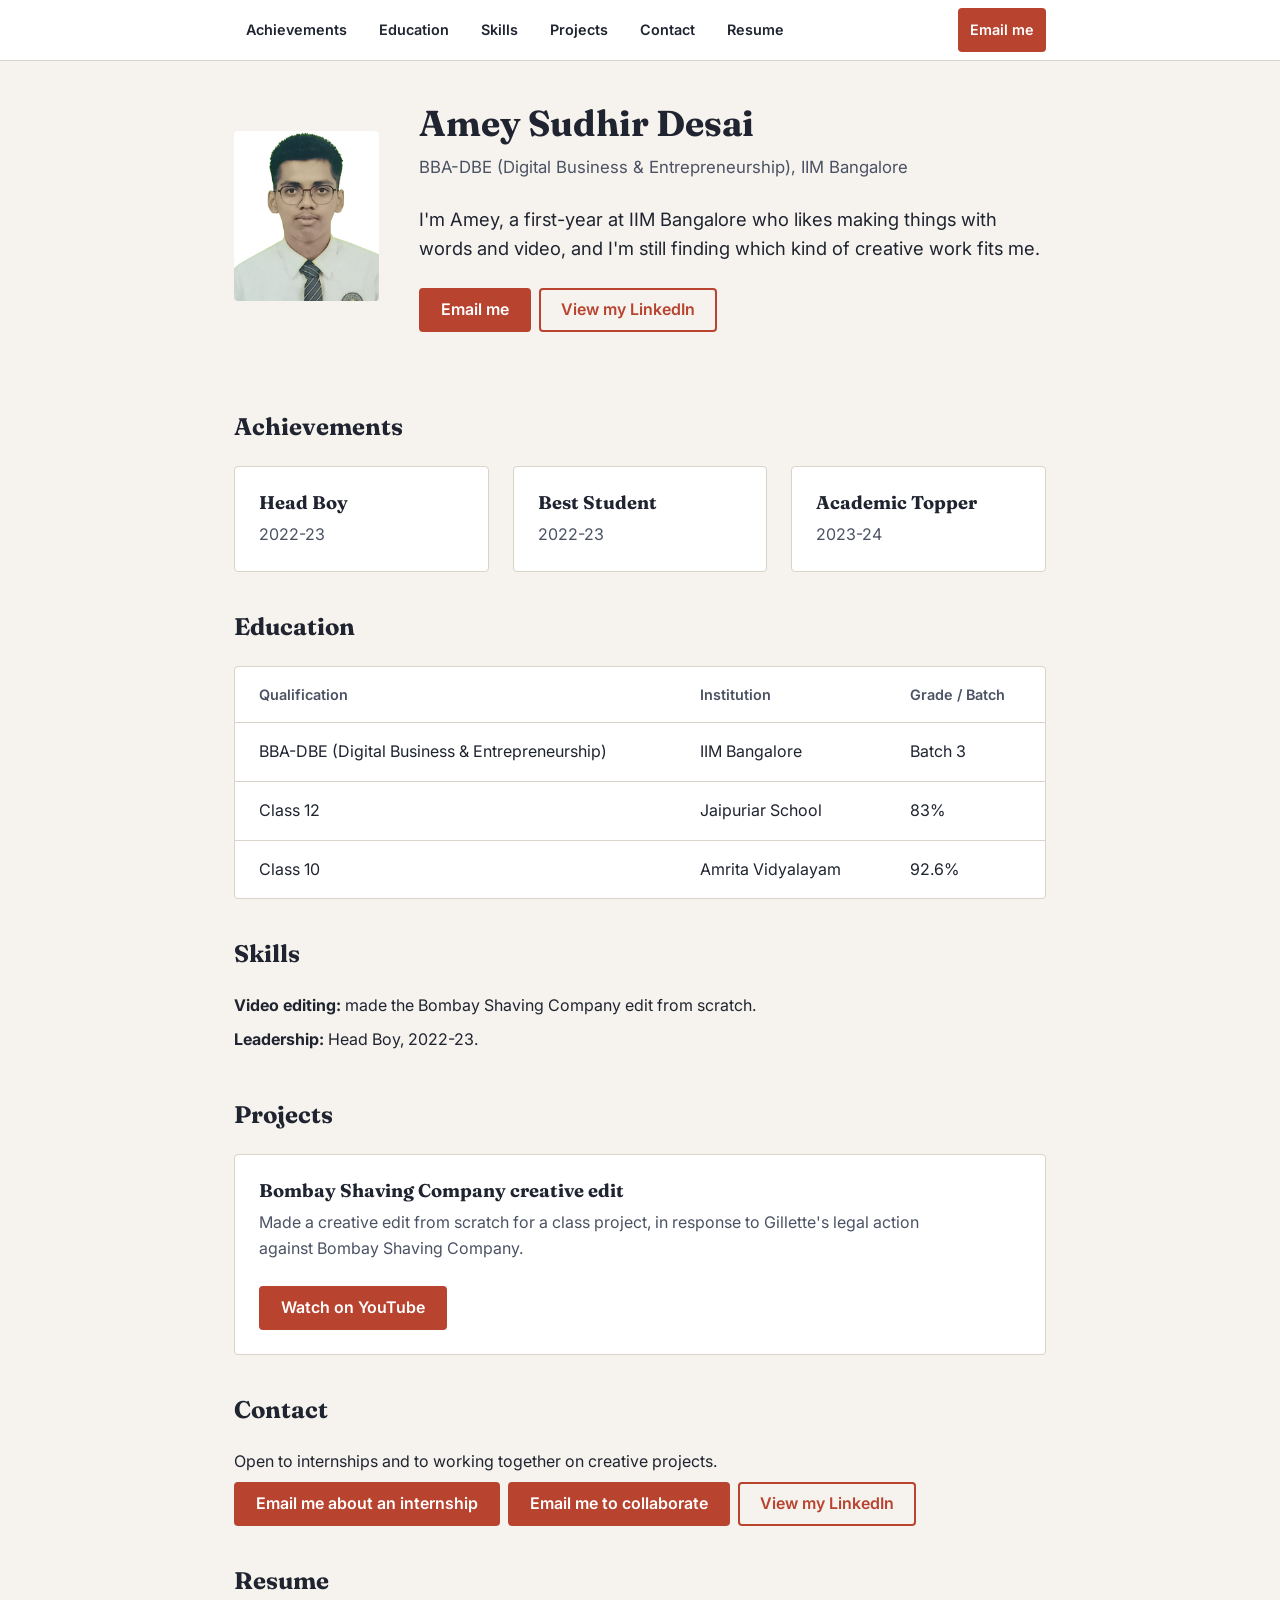
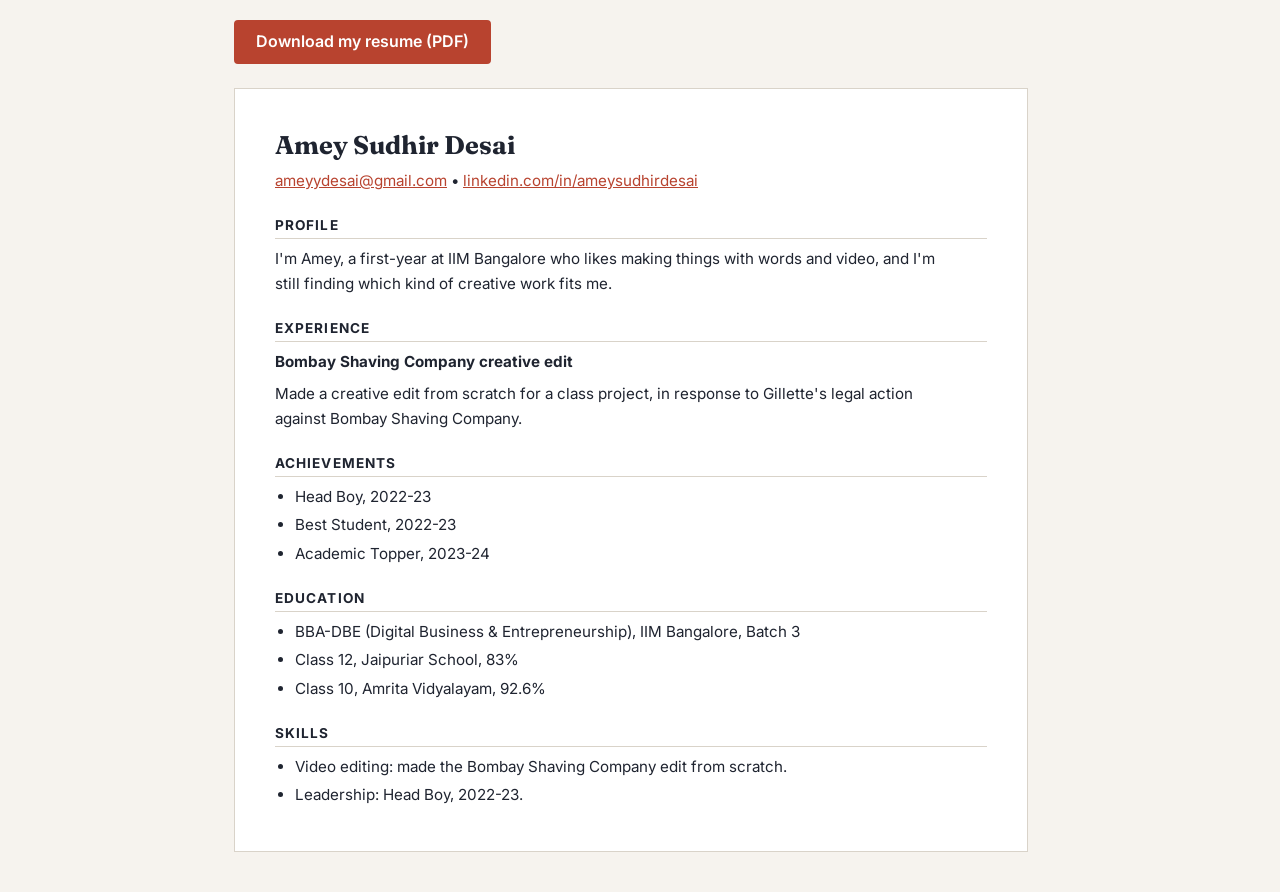
<file: index.html>
<!DOCTYPE html>
<html lang="en">
<head>
  <meta charset="UTF-8">
  <meta name="viewport" content="width=device-width, initial-scale=1.0">
  <title>Amey Sudhir Desai — Resume</title>
  <link rel="preconnect" href="https://fonts.googleapis.com">
  <link rel="preconnect" href="https://fonts.gstatic.com" crossorigin>
  <link href="https://fonts.googleapis.com/css2?family=Fraunces:wght@600;700&family=Inter:wght@400;600&display=swap" rel="stylesheet">
  <link rel="stylesheet" href="style.css">
</head>
<body>

  <nav class="nav" aria-label="Sections">
    <ul class="nav-list">
      <li><a class="nav-link" href="#achievements">Achievements</a></li>
      <li><a class="nav-link" href="#education">Education</a></li>
      <li><a class="nav-link" href="#skills">Skills</a></li>
      <li><a class="nav-link" href="#projects">Projects</a></li>
      <li><a class="nav-link" href="#contact">Contact</a></li>
      <li><a class="nav-link" href="#resume-top">Resume</a></li>
      <li class="nav-end"><a class="nav-link nav-email" href="mailto:ameyydesai@gmail.com?subject=Internship%20opportunity">Email me</a></li>
    </ul>
  </nav>

  <header id="hero">
    <div class="wrap hero-inner">
      <img class="photo" src="picture.png" alt="Amey Sudhir Desai" width="145" height="170">
      <div>
        <h1>Amey Sudhir Desai</h1>
        <p class="hero-role">BBA-DBE (Digital Business &amp; Entrepreneurship), IIM Bangalore</p>
        <p class="hero-line">I'm Amey, a first-year at IIM Bangalore who likes making things with words and video, and I'm still finding which kind of creative work fits me.</p>
        <div class="btn-row">
          <a class="btn" href="mailto:ameyydesai@gmail.com?subject=Internship%20opportunity">Email me</a>
          <a class="btn btn-outline" href="https://www.linkedin.com/in/ameysudhirdesai" target="_blank" rel="noopener noreferrer">View my LinkedIn</a>
        </div>
      </div>
    </div>
  </header>

  <main class="wrap">

    <section id="achievements" class="site-section">
      <h2>Achievements</h2>
      <ul class="card-grid">
        <li class="card">
          <h3>Head Boy</h3>
          <p>2022-23</p>
        </li>
        <li class="card">
          <h3>Best Student</h3>
          <p>2022-23</p>
        </li>
        <li class="card">
          <h3>Academic Topper</h3>
          <p>2023-24</p>
        </li>
      </ul>
    </section>

    <section id="education" class="site-section">
      <h2>Education</h2>
      <div class="table-wrap">
        <table>
          <thead>
            <tr>
              <th scope="col">Qualification</th>
              <th scope="col">Institution</th>
              <th scope="col">Grade / Batch</th>
            </tr>
          </thead>
          <tbody>
            <tr>
              <td>BBA-DBE (Digital Business &amp; Entrepreneurship)</td>
              <td>IIM Bangalore</td>
              <td>Batch 3</td>
            </tr>
            <tr>
              <td>Class 12</td>
              <td>Jaipuriar School</td>
              <td>83%</td>
            </tr>
            <tr>
              <td>Class 10</td>
              <td>Amrita Vidyalayam</td>
              <td>92.6%</td>
            </tr>
          </tbody>
        </table>
      </div>
    </section>

    <section id="skills" class="site-section">
      <h2>Skills</h2>
      <ul class="plain-list">
        <li><strong>Video editing:</strong> made the Bombay Shaving Company edit from scratch.</li>
        <li><strong>Leadership:</strong> Head Boy, 2022-23.</li>
      </ul>
    </section>

    <section id="projects" class="site-section">
      <h2>Projects</h2>
      <div class="card project-card">
        <div>
          <h3>Bombay Shaving Company creative edit</h3>
          <p>Made a creative edit from scratch for a class project, in response to Gillette's legal action against Bombay Shaving Company.</p>
        </div>
        <a class="btn" href="https://youtu.be/I40hHT455Zs?si=FY1vnGn0HUUvJ3Da" target="_blank" rel="noopener noreferrer">Watch on YouTube</a>
      </div>
    </section>

    <section id="contact" class="site-section">
      <h2>Contact</h2>
      <p>Open to internships and to working together on creative projects.</p>
      <div class="btn-row">
        <a class="btn" href="mailto:ameyydesai@gmail.com?subject=Internship%20opportunity">Email me about an internship</a>
        <a class="btn" href="mailto:ameyydesai@gmail.com?subject=Let%27s%20collaborate">Email me to collaborate</a>
        <a class="btn btn-outline" href="https://www.linkedin.com/in/ameysudhirdesai" target="_blank" rel="noopener noreferrer">View my LinkedIn</a>
      </div>
    </section>

    <div class="resume-wrap">
      <div id="resume-top" class="resume-intro site-section">
        <h2>Resume</h2>
        <a class="btn" href="resume.pdf" download>Download my resume (PDF)</a>
      </div>

      <section id="resume">
        <h3>Amey Sudhir Desai</h3>
        <p>
          <a href="mailto:ameyydesai@gmail.com">ameyydesai@gmail.com</a> &bull;
          <a href="https://www.linkedin.com/in/ameysudhirdesai">linkedin.com/in/ameysudhirdesai</a>
        </p>

        <h4>Profile</h4>
        <p>I'm Amey, a first-year at IIM Bangalore who likes making things with words and video, and I'm still finding which kind of creative work fits me.</p>

        <h4>Experience</h4>
        <p><strong>Bombay Shaving Company creative edit</strong></p>
        <p>Made a creative edit from scratch for a class project, in response to Gillette's legal action against Bombay Shaving Company.</p>

        <h4>Achievements</h4>
        <ul>
          <li>Head Boy, 2022-23</li>
          <li>Best Student, 2022-23</li>
          <li>Academic Topper, 2023-24</li>
        </ul>

        <h4>Education</h4>
        <ul>
          <li>BBA-DBE (Digital Business &amp; Entrepreneurship), IIM Bangalore, Batch 3</li>
          <li>Class 12, Jaipuriar School, 83%</li>
          <li>Class 10, Amrita Vidyalayam, 92.6%</li>
        </ul>

        <h4>Skills</h4>
        <ul>
          <li>Video editing: made the Bombay Shaving Company edit from scratch.</li>
          <li>Leadership: Head Boy, 2022-23.</li>
        </ul>
      </section>
    </div>

  </main>

</body>
</html>
</file>
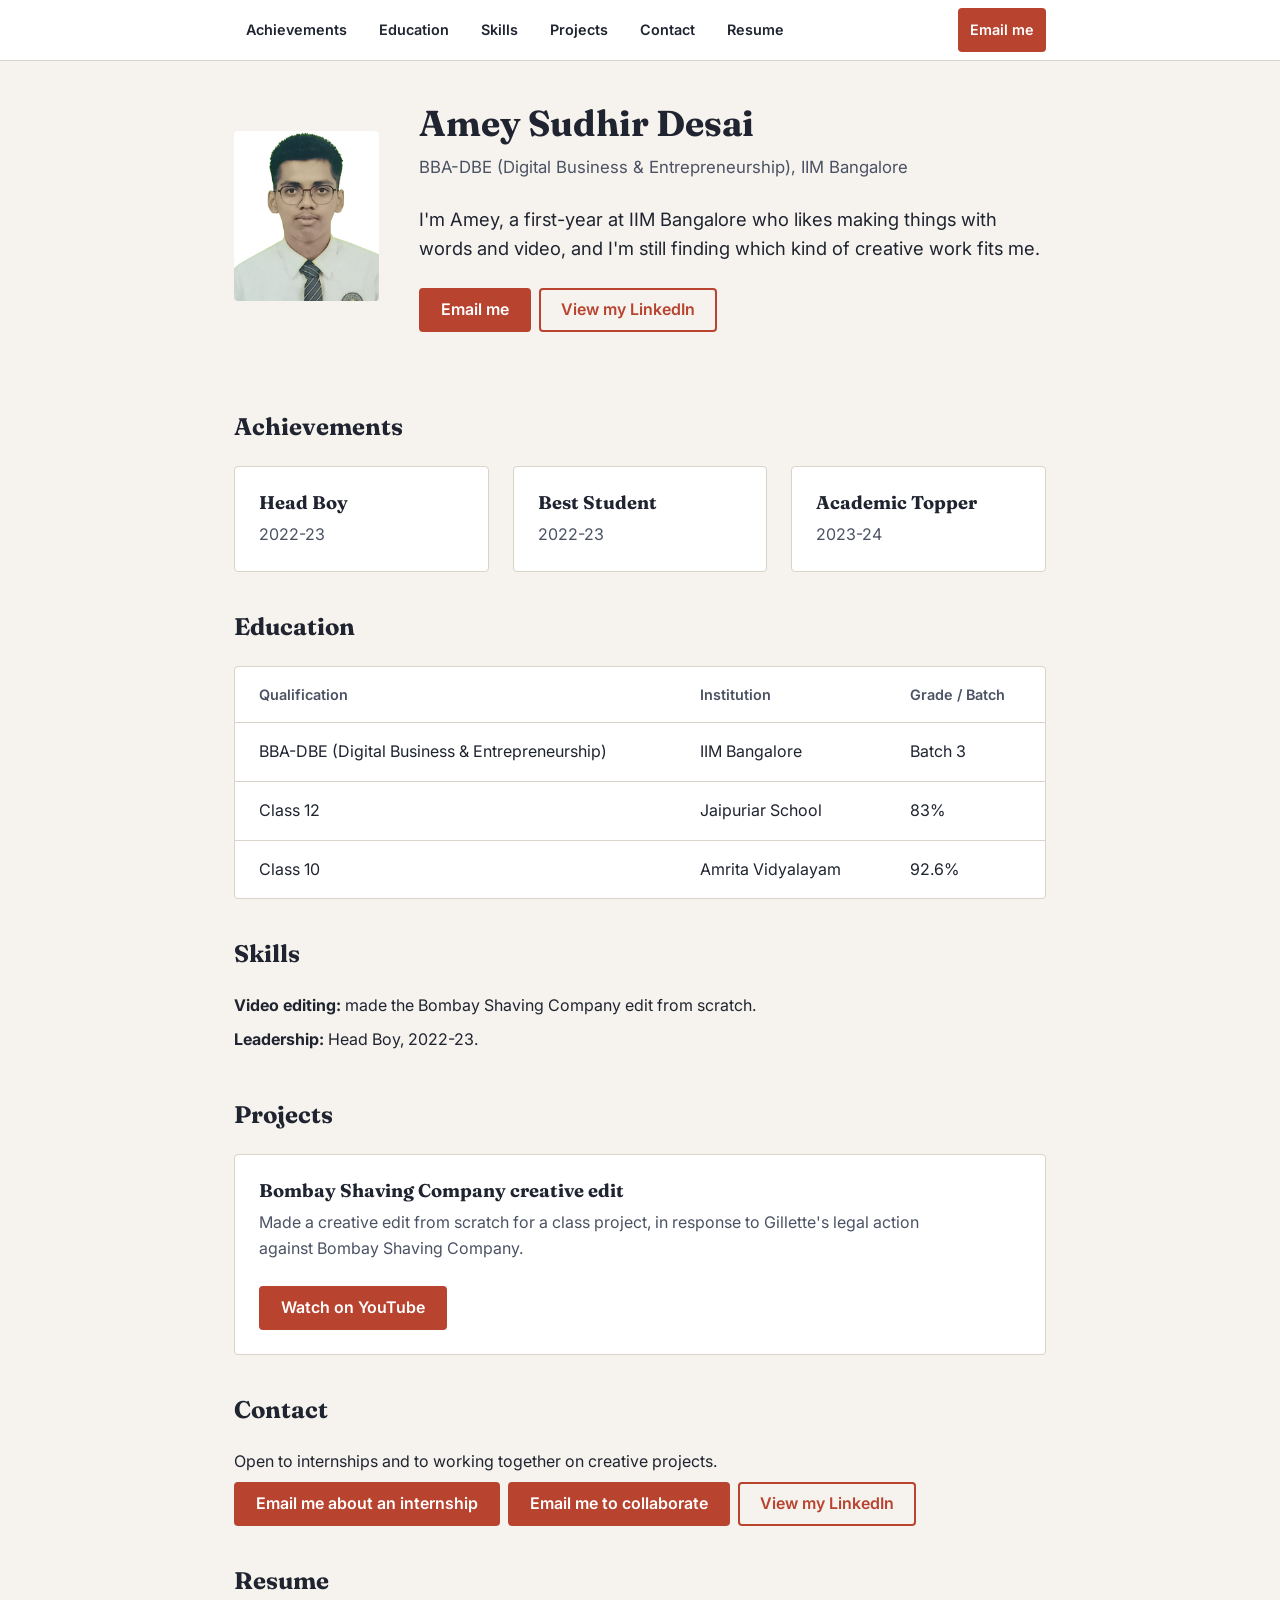
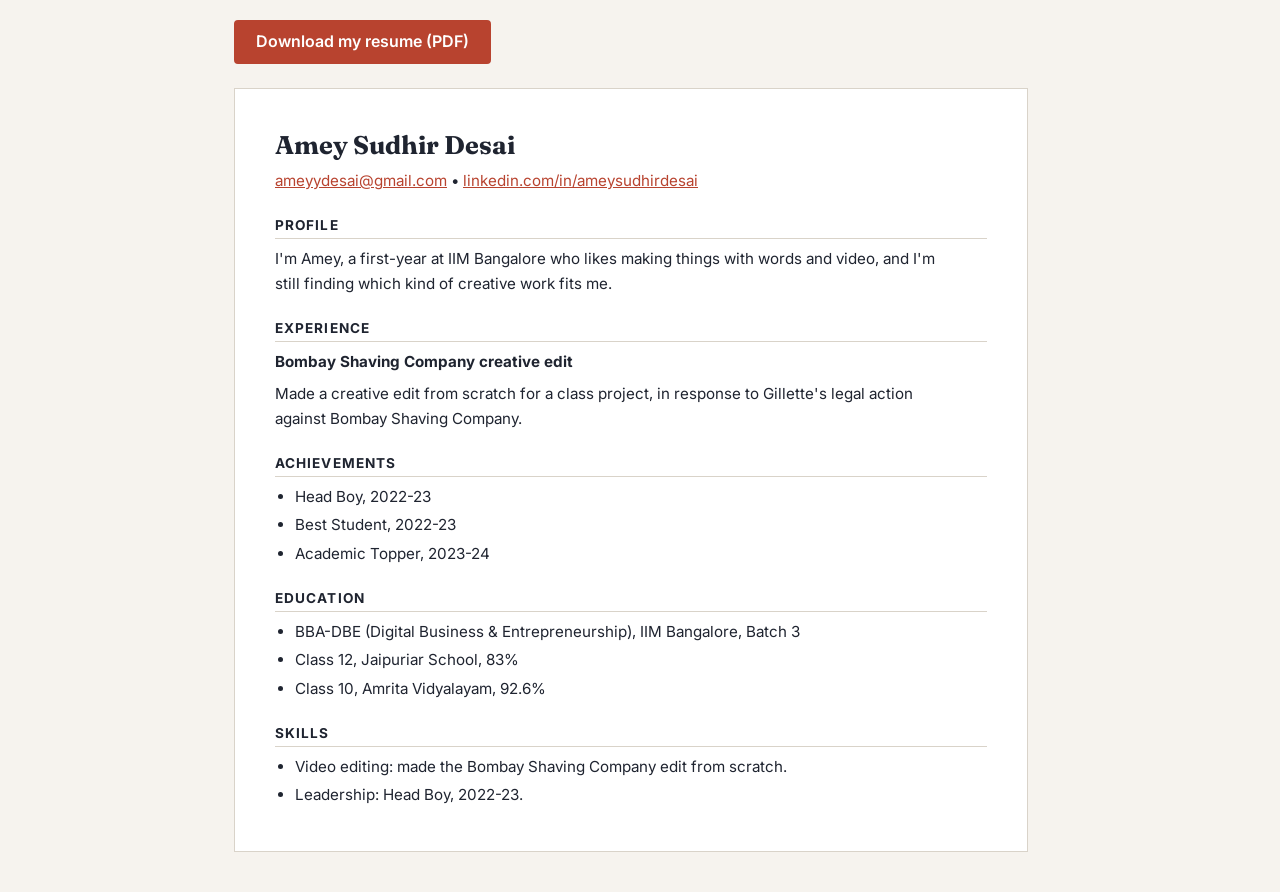
<file: html.html>
<!DOCTYPE html>
<html lang="en">
<head>
  <meta charset="UTF-8">
  <meta name="viewport" content="width=device-width, initial-scale=1.0">
  <title>Amey Sudhir Desai — Resume</title>
  <link rel="preconnect" href="https://fonts.googleapis.com">
  <link rel="preconnect" href="https://fonts.gstatic.com" crossorigin>
  <link href="https://fonts.googleapis.com/css2?family=Fraunces:wght@600;700&family=Inter:wght@400;600&display=swap" rel="stylesheet">
  <link rel="stylesheet" href="style.css">
</head>
<body>

  <nav class="nav" aria-label="Sections">
    <ul class="nav-list">
      <li><a class="nav-link" href="#achievements">Achievements</a></li>
      <li><a class="nav-link" href="#education">Education</a></li>
      <li><a class="nav-link" href="#skills">Skills</a></li>
      <li><a class="nav-link" href="#projects">Projects</a></li>
      <li><a class="nav-link" href="#contact">Contact</a></li>
      <li><a class="nav-link" href="#resume-top">Resume</a></li>
      <li class="nav-end"><a class="nav-link nav-email" href="mailto:ameyydesai@gmail.com?subject=Internship%20opportunity">Email me</a></li>
    </ul>
  </nav>

  <header id="hero">
    <div class="wrap hero-inner">
      <img class="photo" src="picture.png" alt="Amey Sudhir Desai" width="145" height="170">
      <div>
        <h1>Amey Sudhir Desai</h1>
        <p class="hero-role">BBA-DBE (Digital Business &amp; Entrepreneurship), IIM Bangalore</p>
        <p class="hero-line">I'm Amey, a first-year at IIM Bangalore who likes making things with words and video, and I'm still finding which kind of creative work fits me.</p>
        <div class="btn-row">
          <a class="btn" href="mailto:ameyydesai@gmail.com?subject=Internship%20opportunity">Email me</a>
          <a class="btn btn-outline" href="https://www.linkedin.com/in/ameysudhirdesai" target="_blank" rel="noopener noreferrer">View my LinkedIn</a>
        </div>
      </div>
    </div>
  </header>

  <main class="wrap">

    <section id="achievements" class="site-section">
      <h2>Achievements</h2>
      <ul class="card-grid">
        <li class="card">
          <h3>Head Boy</h3>
          <p>2022-23</p>
        </li>
        <li class="card">
          <h3>Best Student</h3>
          <p>2022-23</p>
        </li>
        <li class="card">
          <h3>Academic Topper</h3>
          <p>2023-24</p>
        </li>
      </ul>
    </section>

    <section id="education" class="site-section">
      <h2>Education</h2>
      <div class="table-wrap">
        <table>
          <thead>
            <tr>
              <th scope="col">Qualification</th>
              <th scope="col">Institution</th>
              <th scope="col">Grade / Batch</th>
            </tr>
          </thead>
          <tbody>
            <tr>
              <td>BBA-DBE (Digital Business &amp; Entrepreneurship)</td>
              <td>IIM Bangalore</td>
              <td>Batch 3</td>
            </tr>
            <tr>
              <td>Class 12</td>
              <td>Jaipuriar School</td>
              <td>83%</td>
            </tr>
            <tr>
              <td>Class 10</td>
              <td>Amrita Vidyalayam</td>
              <td>92.6%</td>
            </tr>
          </tbody>
        </table>
      </div>
    </section>

    <section id="skills" class="site-section">
      <h2>Skills</h2>
      <ul class="plain-list">
        <li><strong>Video editing:</strong> made the Bombay Shaving Company edit from scratch.</li>
        <li><strong>Leadership:</strong> Head Boy, 2022-23.</li>
      </ul>
    </section>

    <section id="projects" class="site-section">
      <h2>Projects</h2>
      <div class="card project-card">
        <div>
          <h3>Bombay Shaving Company creative edit</h3>
          <p>Made a creative edit from scratch for a class project, in response to Gillette's legal action against Bombay Shaving Company.</p>
        </div>
        <a class="btn" href="https://youtu.be/I40hHT455Zs?si=FY1vnGn0HUUvJ3Da" target="_blank" rel="noopener noreferrer">Watch on YouTube</a>
      </div>
    </section>

    <section id="contact" class="site-section">
      <h2>Contact</h2>
      <p>Open to internships and to working together on creative projects.</p>
      <div class="btn-row">
        <a class="btn" href="mailto:ameyydesai@gmail.com?subject=Internship%20opportunity">Email me about an internship</a>
        <a class="btn" href="mailto:ameyydesai@gmail.com?subject=Let%27s%20collaborate">Email me to collaborate</a>
        <a class="btn btn-outline" href="https://www.linkedin.com/in/ameysudhirdesai" target="_blank" rel="noopener noreferrer">View my LinkedIn</a>
      </div>
    </section>

    <div class="resume-wrap">
      <div id="resume-top" class="resume-intro site-section">
        <h2>Resume</h2>
        <a class="btn" href="resume.pdf" download>Download my resume (PDF)</a>
      </div>

      <section id="resume">
        <h3>Amey Sudhir Desai</h3>
        <p>
          <a href="mailto:ameyydesai@gmail.com">ameyydesai@gmail.com</a> &bull;
          <a href="https://www.linkedin.com/in/ameysudhirdesai">linkedin.com/in/ameysudhirdesai</a>
        </p>

        <h4>Profile</h4>
        <p>I'm Amey, a first-year at IIM Bangalore who likes making things with words and video, and I'm still finding which kind of creative work fits me.</p>

        <h4>Experience</h4>
        <p><strong>Bombay Shaving Company creative edit</strong></p>
        <p>Made a creative edit from scratch for a class project, in response to Gillette's legal action against Bombay Shaving Company.</p>

        <h4>Achievements</h4>
        <ul>
          <li>Head Boy, 2022-23</li>
          <li>Best Student, 2022-23</li>
          <li>Academic Topper, 2023-24</li>
        </ul>

        <h4>Education</h4>
        <ul>
          <li>BBA-DBE (Digital Business &amp; Entrepreneurship), IIM Bangalore, Batch 3</li>
          <li>Class 12, Jaipuriar School, 83%</li>
          <li>Class 10, Amrita Vidyalayam, 92.6%</li>
        </ul>

        <h4>Skills</h4>
        <ul>
          <li>Video editing: made the Bombay Shaving Company edit from scratch.</li>
          <li>Leadership: Head Boy, 2022-23.</li>
        </ul>
      </section>
    </div>

  </main>

</body>
</html>
</file>
<file: style.css>
:root {
  --bg: #F6F3EE;
  --sheet: #FFFFFF;
  --ink: #1F2430;
  --muted: #4B5263;
  --line: #D9D3C9;
  --accent: #B8432F;
  --s1: 8px;
  --s2: 24px;
  --s3: 40px;
  --edge: 24px;
}


* {
  box-sizing: border-box;
}

body {
  margin: 0;
  font-family: 'Inter', system-ui, sans-serif;
  font-size: 1rem;
  line-height: 1.6;
  color: var(--ink);
  background: var(--bg);
}

p {
  margin: 0 0 var(--s1);
  max-width: 68ch;
}

a {
  color: var(--accent);
  transition: color 0.2s ease;
}

a:hover {
  color: var(--ink);
}

a:focus-visible {
  outline: 3px solid var(--ink);
  outline-offset: 2px;
}


h1, h2, h3, h4 {
  font-family: 'Fraunces', Georgia, serif;
  line-height: 1.25;
  margin: 0;
}

h1 {
  font-size: 2.25rem;
  margin-bottom: var(--s1);
}

h2 {
  font-size: 1.5rem;
  margin-bottom: var(--s2);
}

h3 {
  font-size: 1.15rem;
  margin-bottom: var(--s1);
}


.wrap {
  max-width: 860px;
  margin: 0 auto;
  padding: 0 var(--edge);
}


.nav {
  position: sticky;
  top: 0;
  z-index: 10;
  background: var(--sheet);
  border-bottom: 1px solid var(--line);
}

.nav-list {
  display: flex;
  flex-wrap: wrap;
  align-items: center;
  gap: var(--s1);
  max-width: 860px;
  margin: 0 auto;
  padding: var(--s1) var(--edge);
  list-style: none;
}

.nav-end {
  margin-left: auto;
}

.nav-link {
  display: inline-flex;
  align-items: center;
  min-height: 44px;
  padding: 0 12px;
  border-radius: 4px;
  color: var(--ink);
  font-size: 0.9rem;
  font-weight: 600;
  text-decoration: none;
}

.nav-link:hover {
  color: var(--accent);
}

.nav-email {
  background: var(--accent);
  color: var(--sheet);
  transition: background-color 0.2s ease, color 0.2s ease;
}

.nav-email:hover {
  background: var(--ink);
  color: var(--sheet);
}


#hero {
  padding: var(--s3) 0;
}

.hero-inner {
  display: flex;
  align-items: center;
  gap: var(--s3);
}

.photo {
  flex-shrink: 0;
  width: 145px;
  height: 170px;
  object-fit: cover;
  border-radius: 4px;
}

.hero-role {
  margin-bottom: var(--s2);
  color: var(--muted);
  font-size: 1.05rem;
}

.hero-line {
  margin-bottom: var(--s2);
  font-size: 1.15rem;
}


.btn-row {
  display: flex;
  flex-wrap: wrap;
  gap: var(--s1);
}

.btn {
  display: inline-flex;
  align-items: center;
  justify-content: center;
  min-height: 44px;
  padding: 0 20px;
  border: 2px solid var(--accent);
  border-radius: 4px;
  background: var(--accent);
  color: var(--sheet);
  font-weight: 600;
  text-decoration: none;
  transition: background-color 0.2s ease, border-color 0.2s ease, color 0.2s ease;
}

.btn:hover {
  background: var(--ink);
  border-color: var(--ink);
  color: var(--sheet);
}

.btn-outline {
  background: transparent;
  color: var(--accent);
}


.site-section {
  padding-top: var(--s3);
  scroll-margin-top: 56px;
}


.card-grid {
  display: grid;
  grid-template-columns: repeat(auto-fit, minmax(220px, 1fr));
  gap: var(--s2);
  margin: 0;
  padding: 0;
  list-style: none;
}

.card {
  padding: var(--s2);
  background: var(--sheet);
  border: 1px solid var(--line);
  border-radius: 4px;
}

.card p {
  margin: 0;
  color: var(--muted);
}

.project-card {
  display: flex;
  flex-wrap: wrap;
  align-items: center;
  justify-content: space-between;
  gap: var(--s2);
}


.table-wrap {
  overflow-x: auto;
  background: var(--sheet);
  border: 1px solid var(--line);
  border-radius: 4px;
}

table {
  width: 100%;
  border-collapse: collapse;
  text-align: left;
}

th, td {
  padding: 16px var(--s2);
  border-bottom: 1px solid var(--line);
}

th {
  color: var(--muted);
  font-size: 0.9rem;
  font-weight: 600;
}

tr:last-child td {
  border-bottom: 0;
}


.plain-list {
  margin: 0;
  padding: 0;
  list-style: none;
}

.plain-list li {
  max-width: 68ch;
  margin-bottom: var(--s1);
}


.resume-wrap {
  padding-bottom: var(--s3);
}

#resume {
  max-width: 794px;
  margin-top: var(--s2);
  padding: var(--s3);
  background: var(--sheet);
  border: 1px solid var(--line);
}

#resume h3 {
  font-size: 1.6rem;
}

#resume h4 {
  margin: var(--s2) 0 var(--s1);
  padding-bottom: 4px;
  border-bottom: 1px solid var(--line);
  font-family: 'Inter', system-ui, sans-serif;
  font-size: 0.85rem;
  letter-spacing: 0.08em;
  text-transform: uppercase;
}

#resume p {
  font-size: 0.95rem;
}

#resume ul {
  margin: 0;
  padding-left: 20px;
  font-size: 0.95rem;
}

#resume li {
  margin-bottom: 4px;
}


@media (max-width: 699px) {
  h1 {
    font-size: 1.85rem;
  }

  .hero-inner {
    flex-direction: column;
    align-items: flex-start;
    gap: var(--s2);
  }

  .btn-row .btn {
    flex: 1 1 100%;
  }

  .nav-end {
    margin-left: 0;
  }

  #resume {
    padding: var(--s2);
  }
}


@media print {
  @page {
    size: A4;
    margin: 14mm;
  }

  body {
    background: #FFFFFF;
    color: #000000;
    font-size: 10.5pt;
    line-height: 1.4;
  }

  .nav, #hero, .site-section {
    display: none;
  }

  .wrap {
    max-width: none;
    padding: 0;
  }

  .resume-wrap {
    padding: 0;
  }

  #resume {
    max-width: none;
    margin: 0;
    padding: 0;
    border: 0;
  }

  #resume, #resume a, #resume h3, #resume h4 {
    color: #000000;
  }

  #resume a {
    text-decoration: none;
  }

  #resume h4 {
    border-bottom-color: #000000;
  }
}


@media (prefers-reduced-motion: reduce) {
  a, .btn, .nav-email {
    transition: none;
  }
}
</file>
